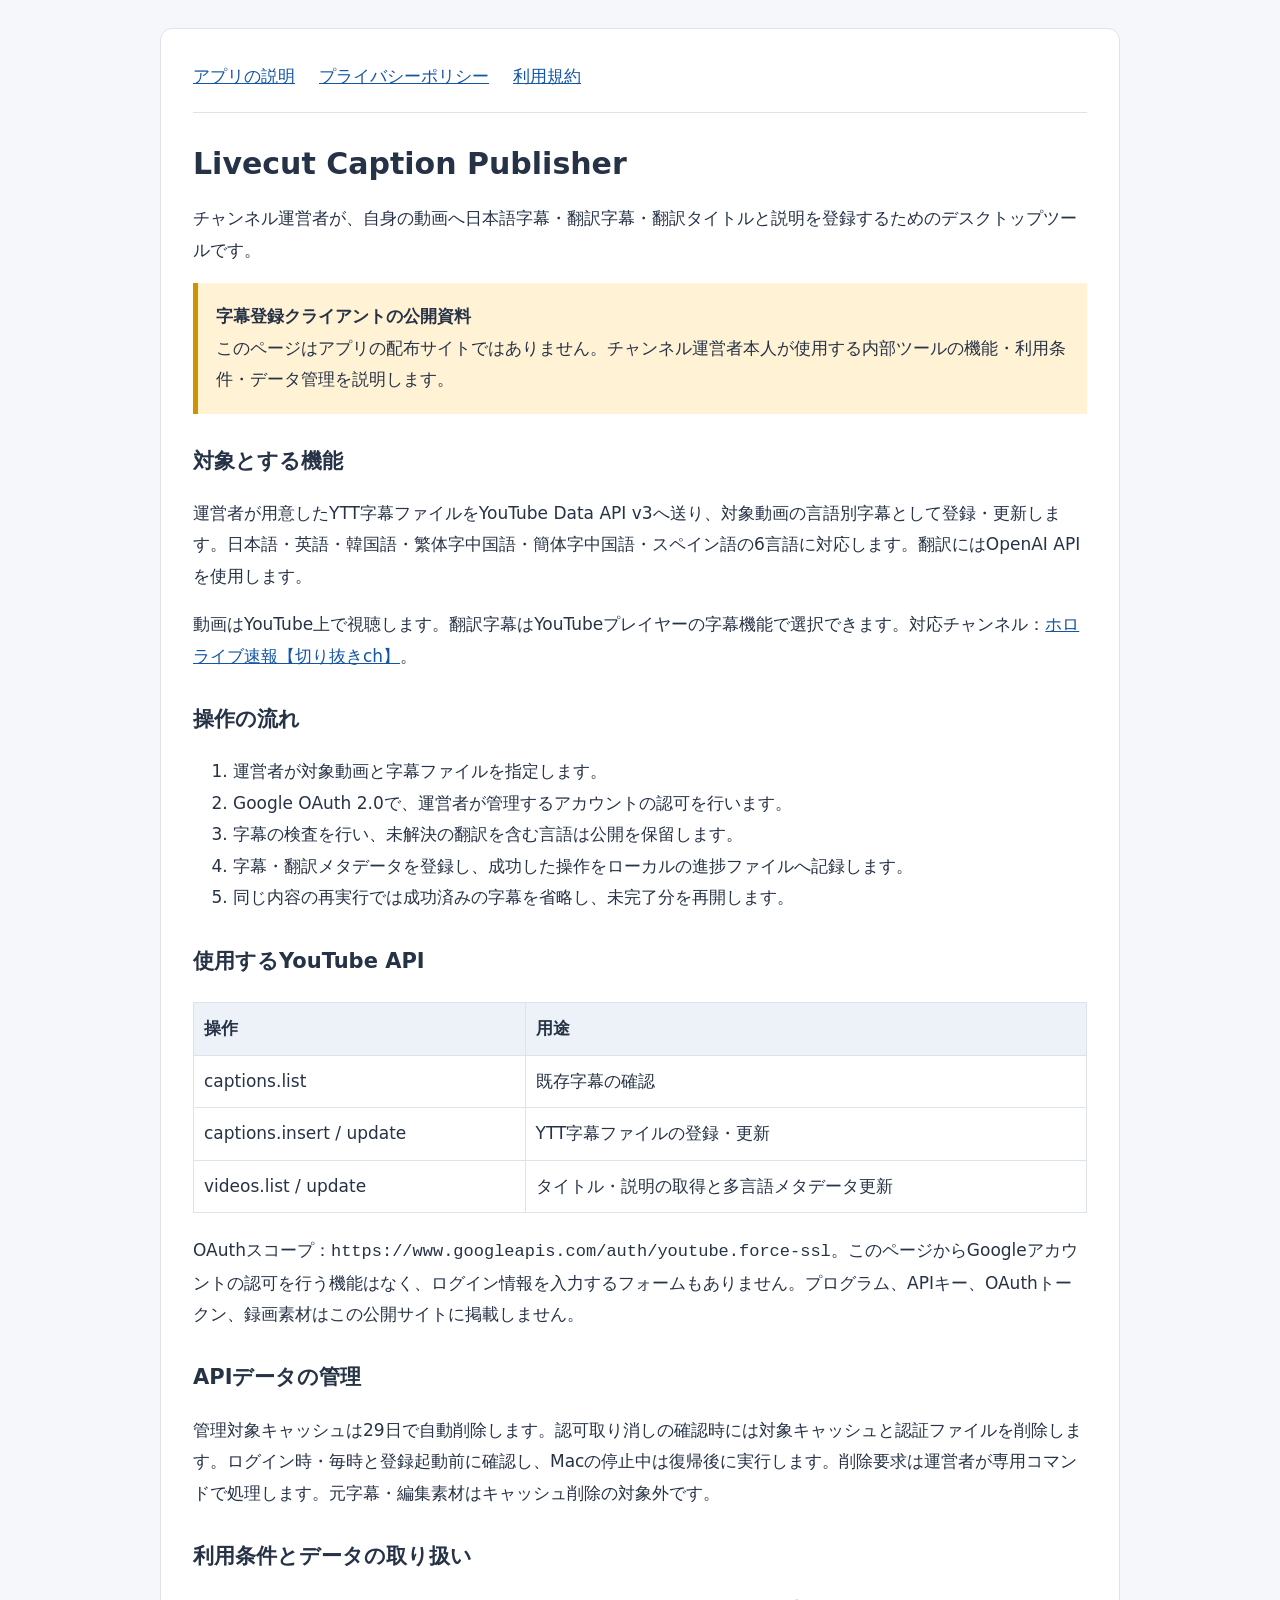
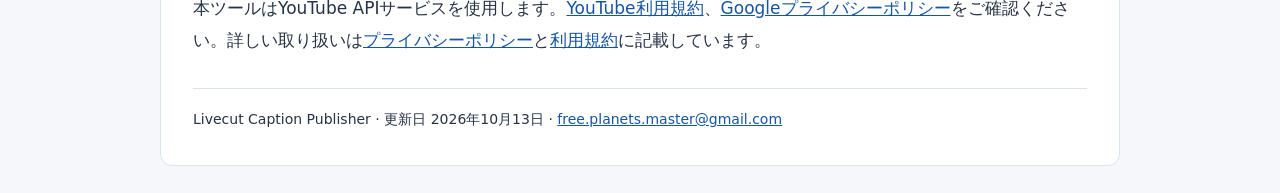
<file: index.html>
<!doctype html><html lang="ja"><head><meta charset="utf-8"><meta name="viewport" content="width=device-width,initial-scale=1"><title>Livecut Caption Publisher — アプリ情報</title><link rel="stylesheet" href="style.css"></head><body><main><nav><a href="index.html">アプリの説明</a><a href="privacy.html">プライバシーポリシー</a><a href="terms.html">利用規約</a></nav><h1>Livecut Caption Publisher</h1>
<p>チャンネル運営者が、自身の動画へ日本語字幕・翻訳字幕・翻訳タイトルと説明を登録するためのデスクトップツールです。</p>
<aside><b>字幕登録クライアントの公開資料</b><br>このページはアプリの配布サイトではありません。チャンネル運営者本人が使用する内部ツールの機能・利用条件・データ管理を説明します。</aside>
<h2>対象とする機能</h2><p>運営者が用意したYTT字幕ファイルをYouTube Data API v3へ送り、対象動画の言語別字幕として登録・更新します。日本語・英語・韓国語・繁体字中国語・簡体字中国語・スペイン語の6言語に対応します。翻訳にはOpenAI APIを使用します。</p>
<p>動画はYouTube上で視聴します。翻訳字幕はYouTubeプレイヤーの字幕機能で選択できます。対応チャンネル：<a href="https://www.youtube.com/channel/UCLVQAHfmh0KRIXv3oCAeiHA">ホロライブ速報【切り抜きch】</a>。</p>
<h2>操作の流れ</h2><ol><li>運営者が対象動画と字幕ファイルを指定します。</li><li>Google OAuth 2.0で、運営者が管理するアカウントの認可を行います。</li><li>字幕の検査を行い、未解決の翻訳を含む言語は公開を保留します。</li><li>字幕・翻訳メタデータを登録し、成功した操作をローカルの進捗ファイルへ記録します。</li><li>同じ内容の再実行では成功済みの字幕を省略し、未完了分を再開します。</li></ol>
<h2>使用するYouTube API</h2><table><tr><th>操作</th><th>用途</th></tr><tr><td>captions.list</td><td>既存字幕の確認</td></tr><tr><td>captions.insert / update</td><td>YTT字幕ファイルの登録・更新</td></tr><tr><td>videos.list / update</td><td>タイトル・説明の取得と多言語メタデータ更新</td></tr></table>
<p>OAuthスコープ：<code>https://www.googleapis.com/auth/youtube.force-ssl</code>。このページからGoogleアカウントの認可を行う機能はなく、ログイン情報を入力するフォームもありません。プログラム、APIキー、OAuthトークン、録画素材はこの公開サイトに掲載しません。</p>
<h2>APIデータの管理</h2><p>管理対象キャッシュは29日で自動削除します。認可取り消しの確認時には対象キャッシュと認証ファイルを削除します。ログイン時・毎時と登録起動前に確認し、Macの停止中は復帰後に実行します。削除要求は運営者が専用コマンドで処理します。元字幕・編集素材はキャッシュ削除の対象外です。</p><h2>利用条件とデータの取り扱い</h2><p>本ツールはYouTube APIサービスを使用します。<a href="https://www.youtube.com/t/terms">YouTube利用規約</a>、<a href="https://policies.google.com/privacy">Googleプライバシーポリシー</a>をご確認ください。詳しい取り扱いは<a href="privacy.html">プライバシーポリシー</a>と<a href="terms.html">利用規約</a>に記載しています。</p><footer>Livecut Caption Publisher · 更新日 2026年10月13日 · <a href="mailto:free.planets.master@gmail.com">free.planets.master@gmail.com</a></footer></main></body></html>
</file>
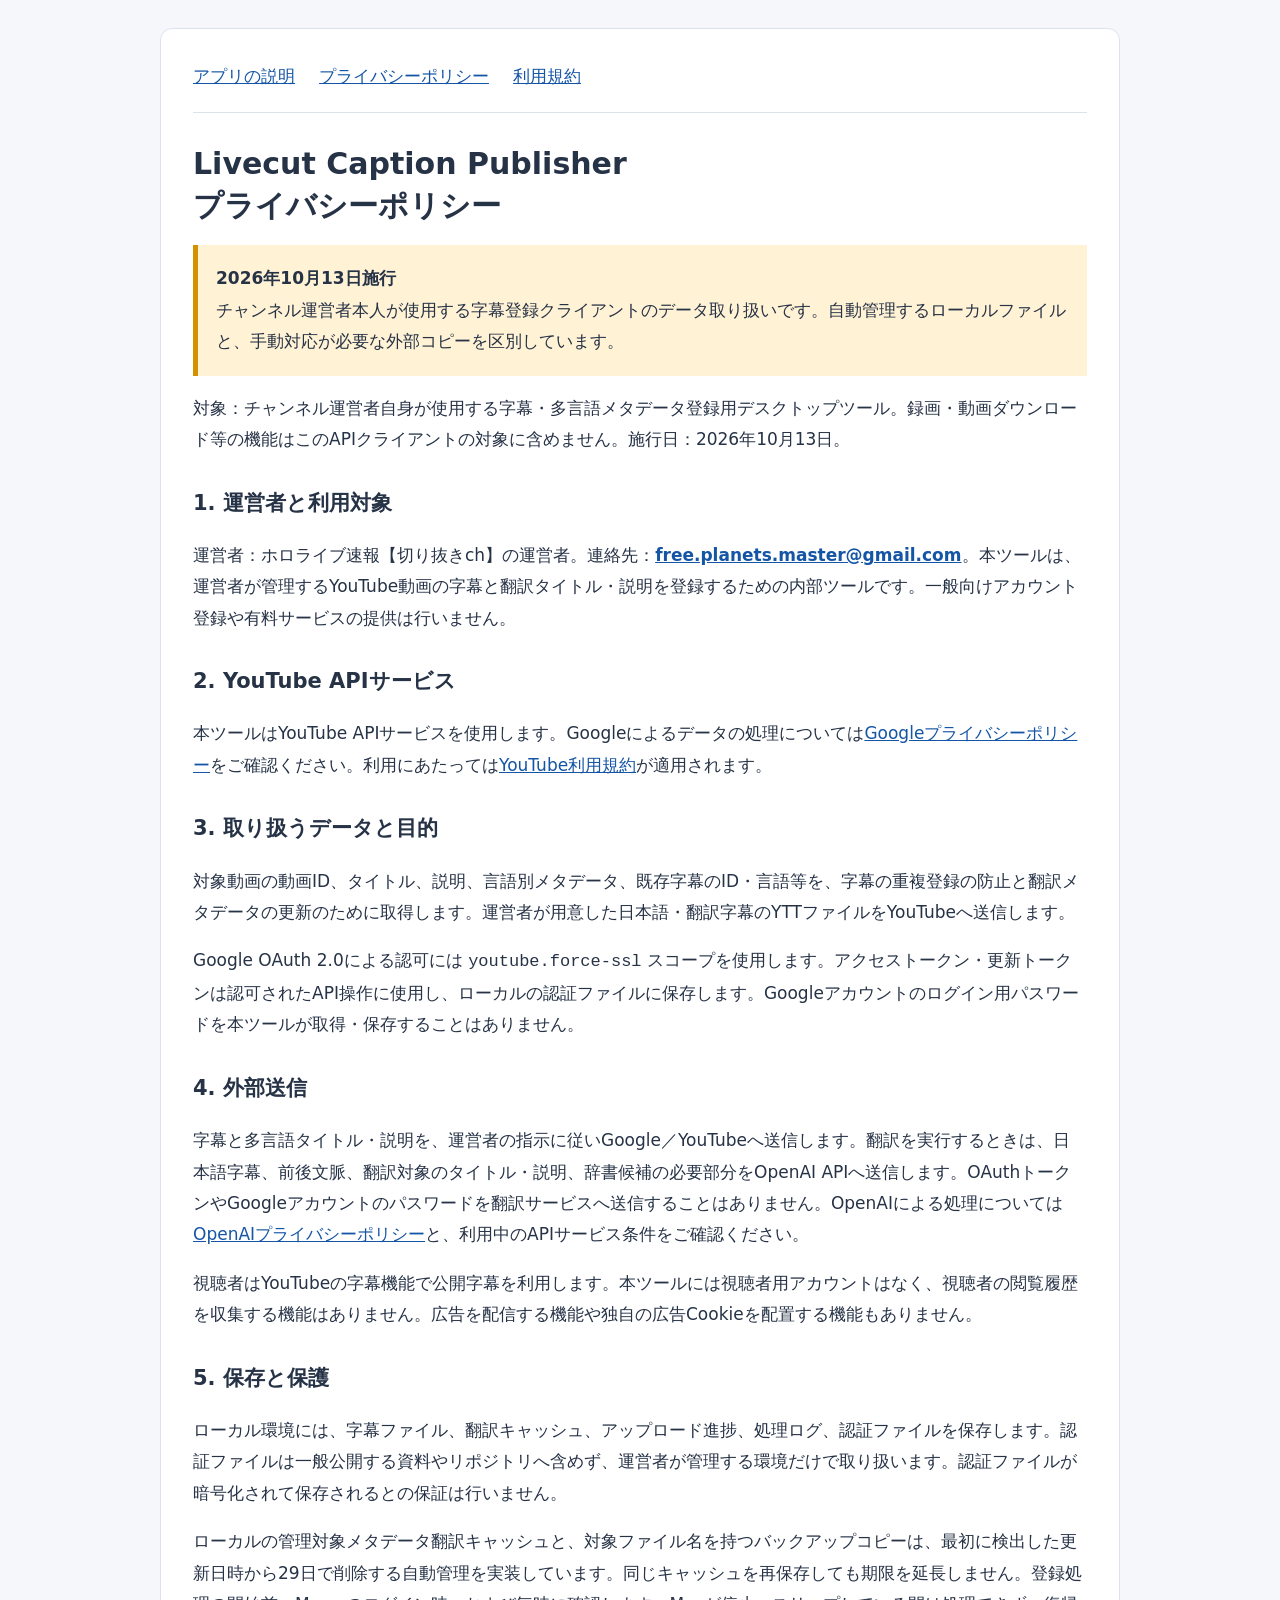
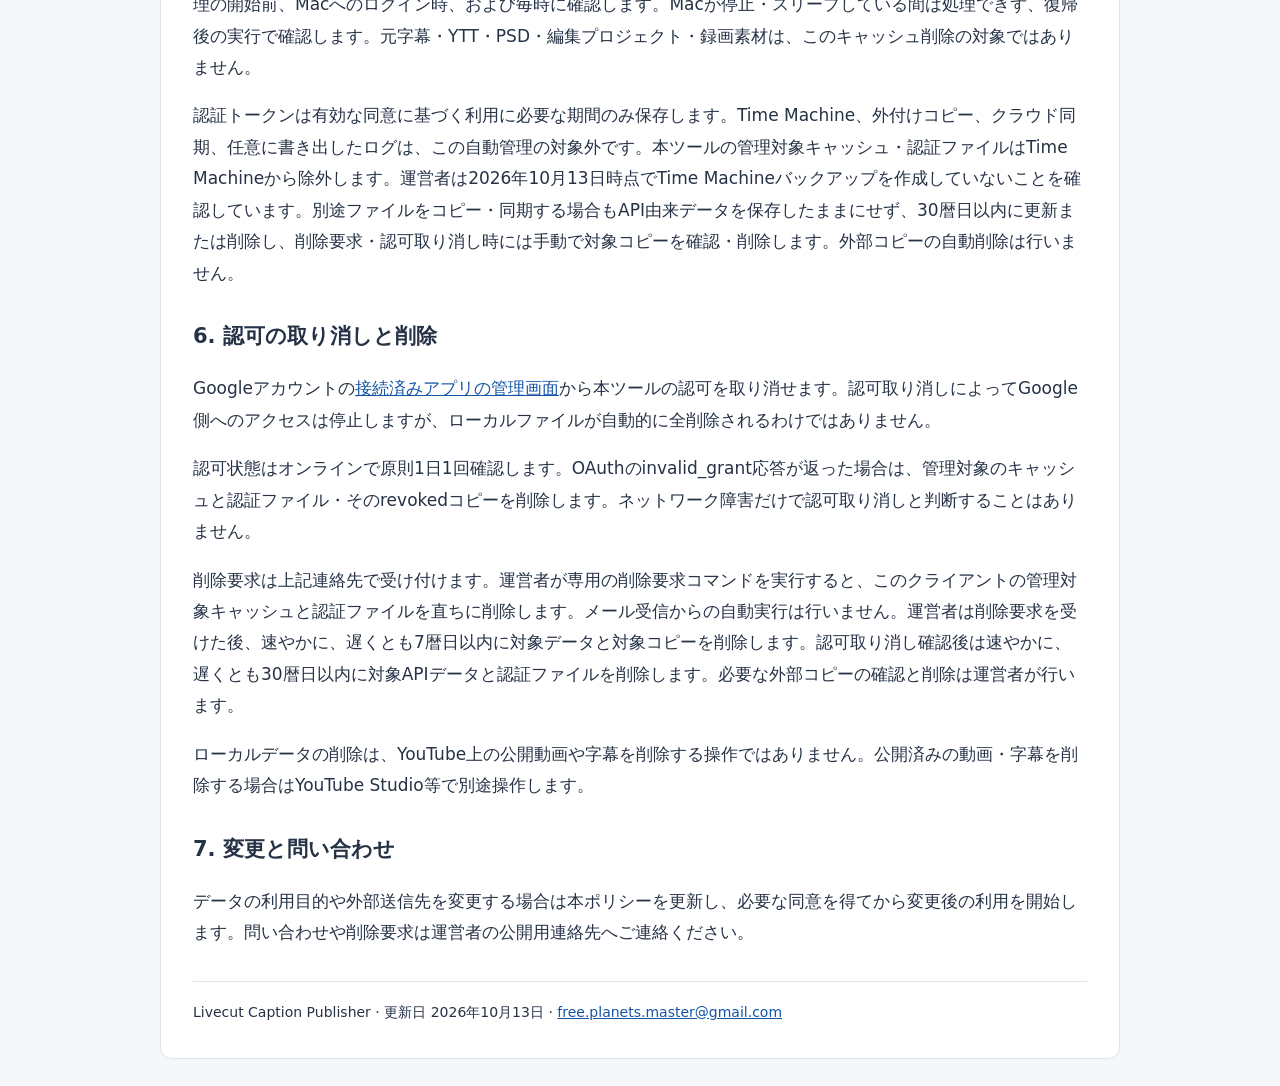
<file: privacy.html>
<!doctype html><html lang="ja"><head><meta charset="utf-8"><meta name="viewport" content="width=device-width,initial-scale=1"><title>Livecut Caption Publisher — プライバシーポリシー</title><link rel="stylesheet" href="style.css"></head><body><main><nav><a href="index.html">アプリの説明</a><a href="privacy.html">プライバシーポリシー</a><a href="terms.html">利用規約</a></nav>
<h1>Livecut Caption Publisher<br>プライバシーポリシー</h1>
<aside><b>2026年10月13日施行</b><br>チャンネル運営者本人が使用する字幕登録クライアントのデータ取り扱いです。自動管理するローカルファイルと、手動対応が必要な外部コピーを区別しています。</aside>
<p>対象：チャンネル運営者自身が使用する字幕・多言語メタデータ登録用デスクトップツール。録画・動画ダウンロード等の機能はこのAPIクライアントの対象に含めません。施行日：2026年10月13日。</p>
<h2>1. 運営者と利用対象</h2>
<p>運営者：ホロライブ速報【切り抜きch】の運営者。連絡先：<strong><a href="mailto:free.planets.master@gmail.com">free.planets.master@gmail.com</a></strong>。本ツールは、運営者が管理するYouTube動画の字幕と翻訳タイトル・説明を登録するための内部ツールです。一般向けアカウント登録や有料サービスの提供は行いません。</p>
<h2>2. YouTube APIサービス</h2>
<p>本ツールはYouTube APIサービスを使用します。Googleによるデータの処理については<a href="https://policies.google.com/privacy">Googleプライバシーポリシー</a>をご確認ください。利用にあたっては<a href="https://www.youtube.com/t/terms">YouTube利用規約</a>が適用されます。</p>
<h2>3. 取り扱うデータと目的</h2>
<p>対象動画の動画ID、タイトル、説明、言語別メタデータ、既存字幕のID・言語等を、字幕の重複登録の防止と翻訳メタデータの更新のために取得します。運営者が用意した日本語・翻訳字幕のYTTファイルをYouTubeへ送信します。</p>
<p>Google OAuth 2.0による認可には <code>youtube.force-ssl</code> スコープを使用します。アクセストークン・更新トークンは認可されたAPI操作に使用し、ローカルの認証ファイルに保存します。Googleアカウントのログイン用パスワードを本ツールが取得・保存することはありません。</p>
<h2>4. 外部送信</h2>
<p>字幕と多言語タイトル・説明を、運営者の指示に従いGoogle／YouTubeへ送信します。翻訳を実行するときは、日本語字幕、前後文脈、翻訳対象のタイトル・説明、辞書候補の必要部分をOpenAI APIへ送信します。OAuthトークンやGoogleアカウントのパスワードを翻訳サービスへ送信することはありません。OpenAIによる処理については<a href="https://openai.com/policies/privacy-policy/">OpenAIプライバシーポリシー</a>と、利用中のAPIサービス条件をご確認ください。</p>
<p>視聴者はYouTubeの字幕機能で公開字幕を利用します。本ツールには視聴者用アカウントはなく、視聴者の閲覧履歴を収集する機能はありません。広告を配信する機能や独自の広告Cookieを配置する機能もありません。</p>
<h2>5. 保存と保護</h2>
<p>ローカル環境には、字幕ファイル、翻訳キャッシュ、アップロード進捗、処理ログ、認証ファイルを保存します。認証ファイルは一般公開する資料やリポジトリへ含めず、運営者が管理する環境だけで取り扱います。認証ファイルが暗号化されて保存されるとの保証は行いません。</p>
<p>ローカルの管理対象メタデータ翻訳キャッシュと、対象ファイル名を持つバックアップコピーは、最初に検出した更新日時から29日で削除する自動管理を実装しています。同じキャッシュを再保存しても期限を延長しません。登録処理の開始前、Macへのログイン時、および毎時に確認します。Macが停止・スリープしている間は処理できず、復帰後の実行で確認します。元字幕・YTT・PSD・編集プロジェクト・録画素材は、このキャッシュ削除の対象ではありません。</p><p>認証トークンは有効な同意に基づく利用に必要な期間のみ保存します。Time Machine、外付けコピー、クラウド同期、任意に書き出したログは、この自動管理の対象外です。本ツールの管理対象キャッシュ・認証ファイルはTime Machineから除外します。運営者は2026年10月13日時点でTime Machineバックアップを作成していないことを確認しています。別途ファイルをコピー・同期する場合もAPI由来データを保存したままにせず、30暦日以内に更新または削除し、削除要求・認可取り消し時には手動で対象コピーを確認・削除します。外部コピーの自動削除は行いません。</p>
<h2>6. 認可の取り消しと削除</h2>
<p>Googleアカウントの<a href="https://security.google.com/settings/security/permissions">接続済みアプリの管理画面</a>から本ツールの認可を取り消せます。認可取り消しによってGoogle側へのアクセスは停止しますが、ローカルファイルが自動的に全削除されるわけではありません。</p>
<p>認可状態はオンラインで原則1日1回確認します。OAuthのinvalid_grant応答が返った場合は、管理対象のキャッシュと認証ファイル・そのrevokedコピーを削除します。ネットワーク障害だけで認可取り消しと判断することはありません。</p><p>削除要求は上記連絡先で受け付けます。運営者が専用の削除要求コマンドを実行すると、このクライアントの管理対象キャッシュと認証ファイルを直ちに削除します。メール受信からの自動実行は行いません。運営者は削除要求を受けた後、速やかに、遅くとも7暦日以内に対象データと対象コピーを削除します。認可取り消し確認後は速やかに、遅くとも30暦日以内に対象APIデータと認証ファイルを削除します。必要な外部コピーの確認と削除は運営者が行います。</p>
<p>ローカルデータの削除は、YouTube上の公開動画や字幕を削除する操作ではありません。公開済みの動画・字幕を削除する場合はYouTube Studio等で別途操作します。</p>
<h2>7. 変更と問い合わせ</h2>
<p>データの利用目的や外部送信先を変更する場合は本ポリシーを更新し、必要な同意を得てから変更後の利用を開始します。問い合わせや削除要求は運営者の公開用連絡先へご連絡ください。</p>

<footer>Livecut Caption Publisher · 更新日 2026年10月13日 · <a href="mailto:free.planets.master@gmail.com">free.planets.master@gmail.com</a></footer></main></body></html>
</file>
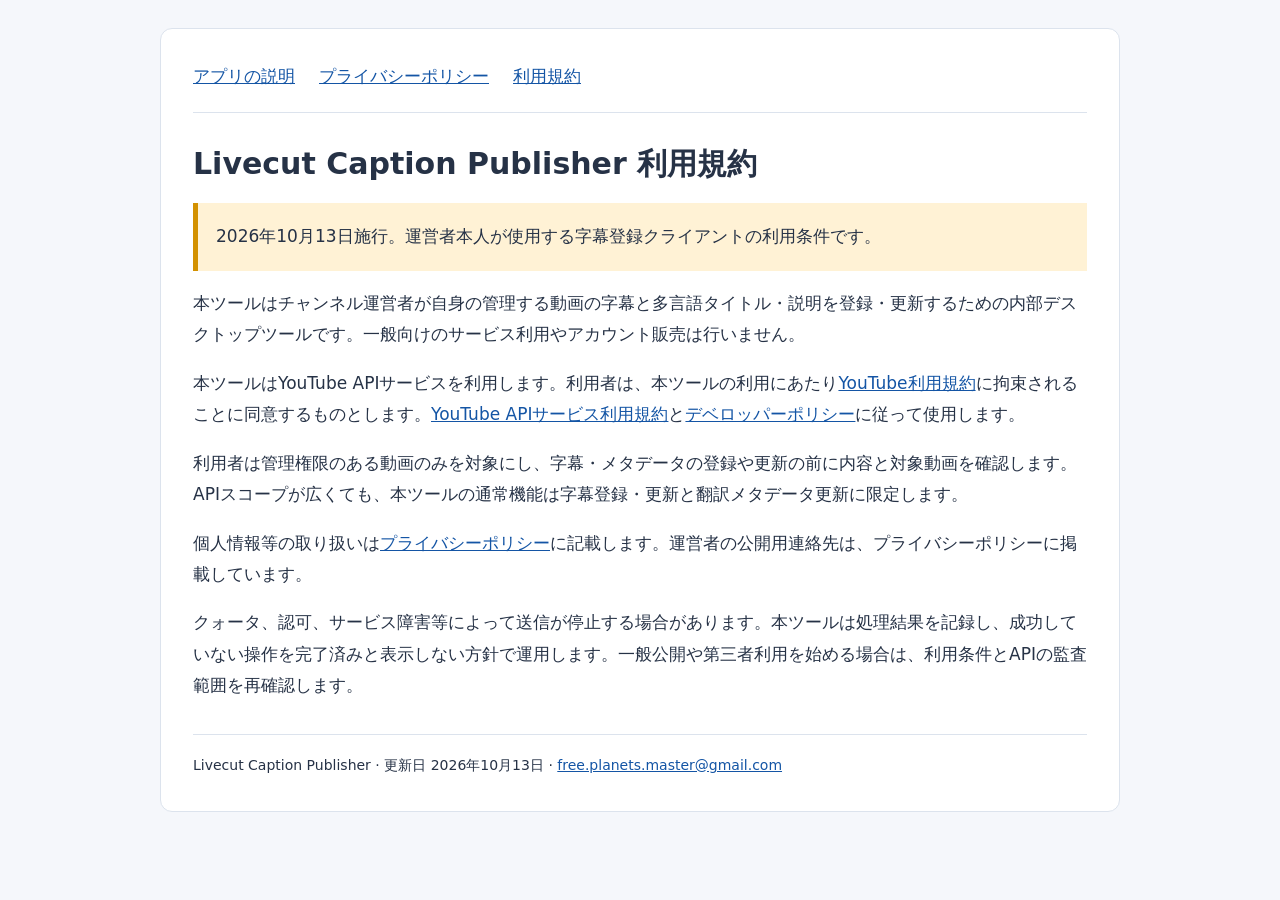
<file: terms.html>
<!doctype html><html lang="ja"><head><meta charset="utf-8"><meta name="viewport" content="width=device-width,initial-scale=1"><title>Livecut Caption Publisher — 利用規約</title><link rel="stylesheet" href="style.css"></head><body><main><nav><a href="index.html">アプリの説明</a><a href="privacy.html">プライバシーポリシー</a><a href="terms.html">利用規約</a></nav>
<h1>Livecut Caption Publisher 利用規約</h1><aside>2026年10月13日施行。運営者本人が使用する字幕登録クライアントの利用条件です。</aside>
<p>本ツールはチャンネル運営者が自身の管理する動画の字幕と多言語タイトル・説明を登録・更新するための内部デスクトップツールです。一般向けのサービス利用やアカウント販売は行いません。</p>
<p>本ツールはYouTube APIサービスを利用します。利用者は、本ツールの利用にあたり<a href="https://www.youtube.com/t/terms">YouTube利用規約</a>に拘束されることに同意するものとします。<a href="https://developers.google.com/youtube/terms/api-services-terms-of-service">YouTube APIサービス利用規約</a>と<a href="https://developers.google.com/youtube/terms/developer-policies">デベロッパーポリシー</a>に従って使用します。</p>
<p>利用者は管理権限のある動画のみを対象にし、字幕・メタデータの登録や更新の前に内容と対象動画を確認します。APIスコープが広くても、本ツールの通常機能は字幕登録・更新と翻訳メタデータ更新に限定します。</p>
<p>個人情報等の取り扱いは<a href="privacy.html">プライバシーポリシー</a>に記載します。運営者の公開用連絡先は、プライバシーポリシーに掲載しています。</p>
<p>クォータ、認可、サービス障害等によって送信が停止する場合があります。本ツールは処理結果を記録し、成功していない操作を完了済みと表示しない方針で運用します。一般公開や第三者利用を始める場合は、利用条件とAPIの監査範囲を再確認します。</p>

<footer>Livecut Caption Publisher · 更新日 2026年10月13日 · <a href="mailto:free.planets.master@gmail.com">free.planets.master@gmail.com</a></footer></main></body></html>
</file>
<file: style.css>
*{box-sizing:border-box}body{margin:0;background:#f5f7fb;color:#263246;font:17px/1.85 system-ui,-apple-system,sans-serif}main{max-width:960px;margin:28px auto;padding:32px;background:white;border:1px solid #dce3ed;border-radius:12px}nav{display:flex;flex-wrap:wrap;gap:24px;border-bottom:1px solid #dce3ed;padding-bottom:20px}a{color:#1455a5}h1{font-size:30px;line-height:1.4;margin:30px 0 18px}h2{font-size:21px;margin-top:28px}aside{background:#fff2d5;padding:18px;border-left:5px solid #d39100}table{width:100%;border-collapse:collapse;margin:22px 0}th,td{text-align:left;padding:10px;border:1px solid #dce3ed}th{background:#edf2f8}footer{font-size:14px;border-top:1px solid #dce3ed;padding-top:18px;margin-top:32px}code{overflow-wrap:anywhere}@media(max-width:650px){main{margin:0;padding:20px;border:0;border-radius:0}h1{font-size:25px}body{font-size:16px}}
</file>
